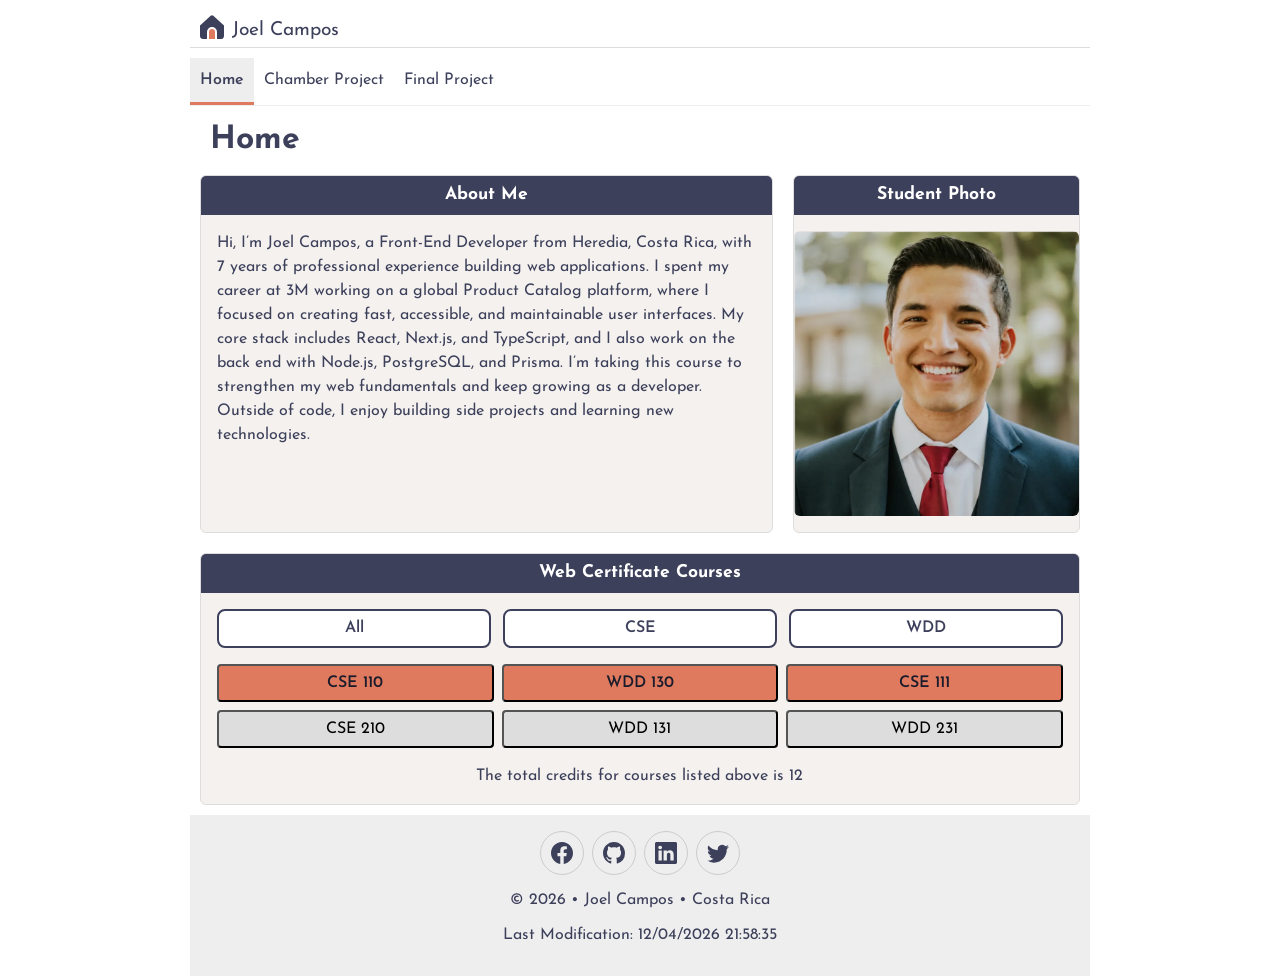
<file: index.html>
<!doctype html>
<html lang="en">
  <head>
    <meta charset="UTF-8" />
    <meta name="viewport" content="width=device-width, initial-scale=1.0" />
    <title>Joel Campos | WDD 231</title>
    <meta
      name="description"
      content="WDD 231 course home page by Joel Campos, a Front-End Developer from Heredia, Costa Rica, featuring web certificate courses." />
    <meta name="author" content="Joel Campos" />
    <meta property="og:title" content="Joel Campos WDD 231 Page" />
    <meta
      property="og:description"
      content="WDD 231 course home page by Joel Campos, a Front-End Developer from Heredia, Costa Rica, featuring web certificate courses." />
    <meta property="og:image" content="https://jacamposp.github.io/wdd231/images/joel.webp" />
    <meta property="og:url" content="https://jacamposp.github.io/wdd231/" />

    <link rel="icon" href="images/favicon.ico" />
    <link rel="preconnect" href="https://fonts.googleapis.com" />
    <link rel="preconnect" href="https://fonts.gstatic.com" crossorigin />
    <link href="https://fonts.googleapis.com/css2?family=Josefin+Sans:wght@400;600&display=swap" rel="stylesheet" />
    <link rel="stylesheet" href="styles/normalize.css" />
    <link rel="stylesheet" href="styles/small.css" />
    <link rel="stylesheet" href="styles/larger.css" />

    <script src="scripts/navigation.js" defer></script>
    <script src="scripts/date.js" defer></script>
    <script src="scripts/course.js" defer></script>
  </head>
  <body>
    <header>
      <img src="images/home.svg" alt="Joel Campos logo" width="24" height="24" />
      <span>Joel Campos</span>
      <button id="ham-btn" class="hamburger" aria-label="Toggle navigation" aria-expanded="false"></button>
    </header>
    <nav id="nav-bar" class="navigation">
      <ul>
        <li class="current"><a href="index.html" aria-current="page">Home</a></li>
        <li><a href="chamber/index.html">Chamber Project</a></li>
        <li><a href="project/index.html">Final Project</a></li>
      </ul>
    </nav>
    <main>
      <h1>Home</h1>
      <div class="grid">
        <section class="card">
          <h2>About Me</h2>

          <div>
            <p>
              Hi, I’m Joel Campos, a Front-End Developer from Heredia, Costa Rica, with 7 years of professional
              experience building web applications. I spent my career at 3M working on a global Product Catalog
              platform, where I focused on creating fast, accessible, and maintainable user interfaces. My core stack
              includes React, Next.js, and TypeScript, and I also work on the back end with Node.js, PostgreSQL, and
              Prisma. I’m taking this course to strengthen my web fundamentals and keep growing as a developer. Outside
              of code, I enjoy building side projects and learning new technologies.
            </p>
          </div>
        </section>
        <section class="card">
          <h2>Student Photo</h2>
          <img src="images/joel.webp" alt="Photo of Joel Campos" width="300" height="300" loading="lazy" />
        </section>
        <section class="card">
          <h2>Web Certificate Courses</h2>
          <div class="filters">
            <button type="button" id="all">All</button>
            <button type="button" id="cse">CSE</button>
            <button type="button" id="wdd">WDD</button>
          </div>
          <div id="courses"></div>
          <p>The total credits for courses listed above is <span id="credits">0</span></p>
        </section>
      </div>
    </main>
    <dialog id="course-details"></dialog>
    <footer>
      <div class="social">
        <a href="https://www.facebook.com/joel.campos.739326" target="_blank" rel="noopener"
          ><img src="images/facebook.svg" alt="facebook icon" width="28" height="28"
        /></a>
        <a href="https://github.com/jacamposp" target="_blank" rel="noopener"
          ><img src="images/github.svg" alt="github icon" width="28" height="28"
        /></a>
        <a href="https://www.linkedin.com/in/joelcamposp/" target="_blank" rel="noopener"
          ><img src="images/linkedin.svg" alt="linkedin icon" width="28" height="28"
        /></a>
        <a href="https://twitter.com/joelcamposp" target="_blank" rel="noopener"
          ><img src="images/twitter.svg" alt="twitter icon" width="28" height="28"
        /></a>
      </div>
      <p>&copy; <span id="currentyear"></span> • Joel Campos • Costa Rica</p>
      <p id="lastModified"></p>
    </footer>
  </body>
</html>
</file>
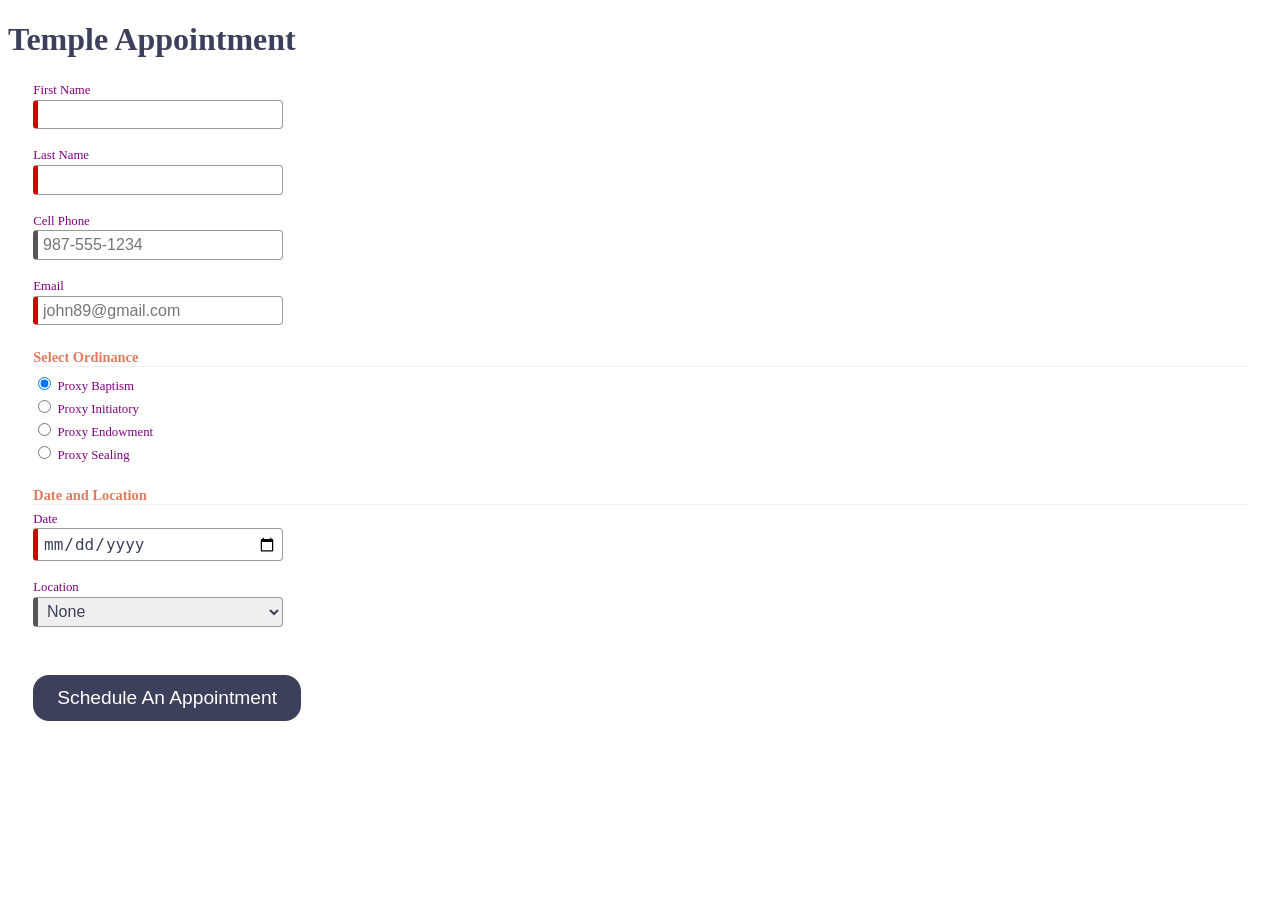
<file: startHere/index.html>
<!doctype html>
<html lang="en">
  <head>
    <meta charset="UTF-8" />
    <meta name="viewport" content="width=device-width, initial-scale=1.0" />
    <meta name="description" content="Web Lab Start File" />
    <meta name="author" content="Paul Cheney" />

    <link rel="stylesheet" href="styles/small.css" />
    <link rel="stylesheet" href="styles/large.css" />

    <title>Web Lab Start File</title>
  </head>

  <body>
    <main>
      <h1>Temple Appointment</h1>

      <form method="GET" action="thanks.html" class="designOne">
        <label
          >First Name <input type="text" name="first" required autocomplete="given-name" title="Your First Name"
        /></label>
        <label
          >Last Name <input type="text" name="last" required autocomplete="family-name" title="Your Last Name"
        /></label>
        <label
          >Cell Phone
          <input
            type="tel"
            name="phone"
            autocomplete="tel"
            title="A Phone Number with dashes"
            placeholder="987-555-1234"
        /></label>
        <label
          >Email
          <input
            type="email"
            name="email"
            required
            placeholder="john89@gmail.com"
            title="Your Email"
            autocomplete="email"
        /></label>

        <h3>Select Ordinance</h3>
        <label><input type="radio" name="ordinance" value="Baptism" checked /> Proxy Baptism</label>
        <label><input type="radio" name="ordinance" value="Initiatory" /> Proxy Initiatory</label>
        <label><input type="radio" name="ordinance" value="Endowment" /> Proxy Endowment</label>
        <label><input type="radio" name="ordinance" value="Sealing" /> Proxy Sealing</label>

        <h3>Date and Location</h3>
        <label>Date <input type="date" name="date" required /></label>

        <label
          >Location
          <select name="location" required>
            <option value="">None</option>
            <option value="Payson">Payson</option>
            <option value="Orem">Orem</option>
            <option value="Provo City Center">Provo City Center</option>
          </select>
        </label>

        <input type="submit" value="Schedule An Appointment" />
      </form>
    </main>
  </body>
</html>
</file>
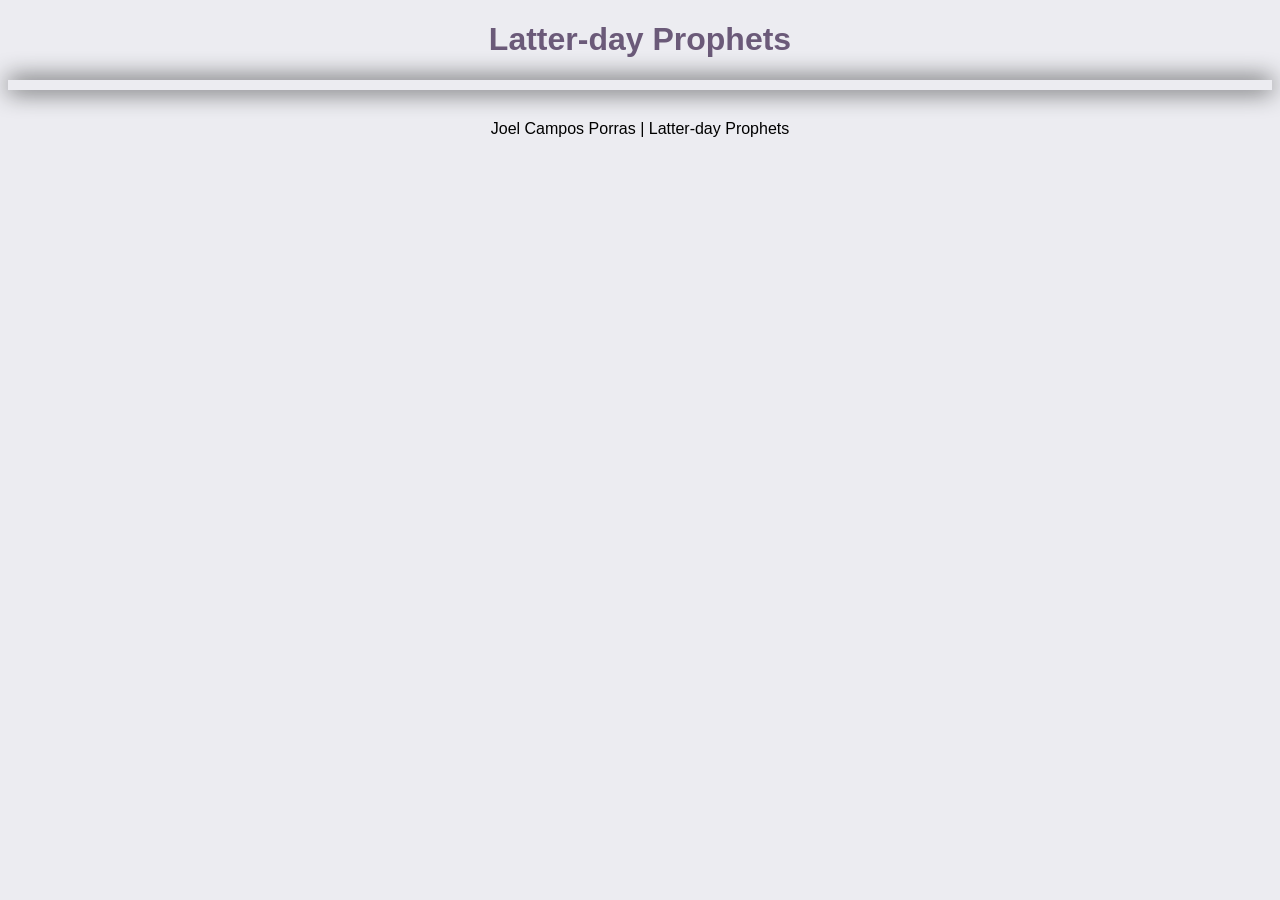
<file: prophets.html>
<!doctype html>
<html lang="en">
  <head>
    <meta charset="UTF-8" />
    <meta name="viewport" content="width=device-width, initial-scale=1.0" />
    <title>Prophets of the church</title>

    <link rel="stylesheet" href="styles/prophets.css" />
    <script src="scripts/prophets.js" defer></script>
  </head>
  <body>
    <header>
      <h1>Latter-day Prophets</h1>
    </header>
    <main>
      <div id="cards"></div>
    </main>
    <footer>Joel Campos Porras | Latter-day Prophets</footer>
  </body>
</html>
</file>
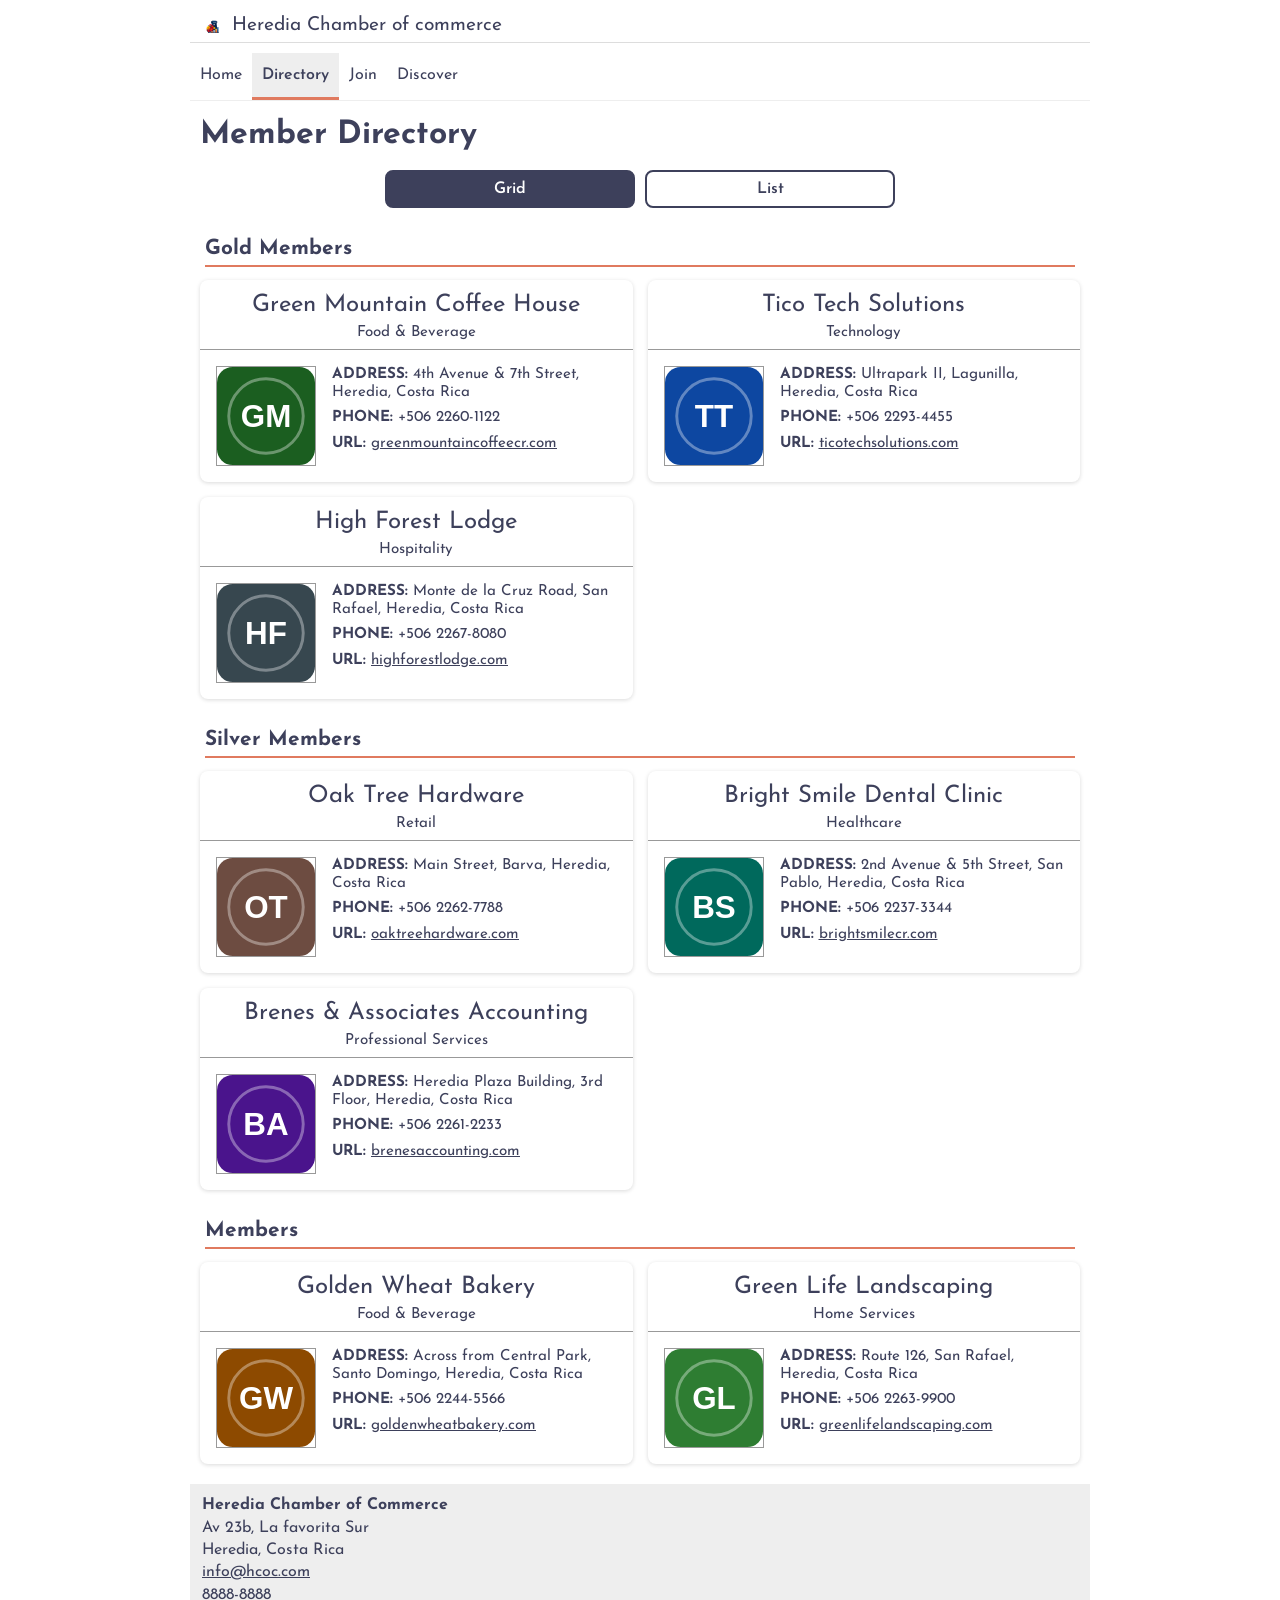
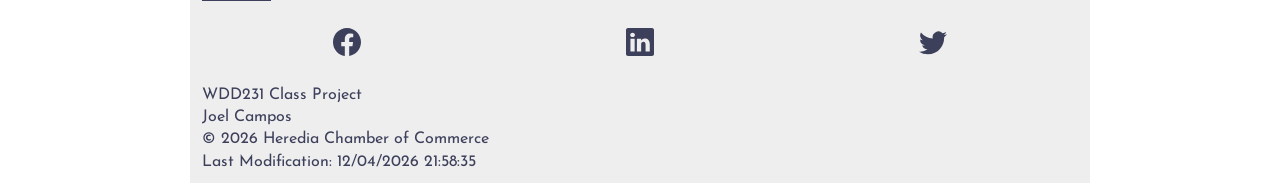
<file: chamber/directory.html>
<!doctype html>
<html lang="en">
  <head>
    <meta charset="UTF-8" />
    <meta name="viewport" content="width=device-width, initial-scale=1.0" />
    <title>Member Directory | Heredia Chamber of Commerce</title>

    <!-- Open Graph (Facebook) -->
    <meta property="og:title" content="Member Directory | Heredia Chamber of Commerce" />
    <meta
      property="og:description"
      content="Browse the Heredia Chamber of Commerce member directory: local businesses in Heredia, Costa Rica, with contact details, websites, and membership levels." />
    <meta property="og:image" content="https://jacamposp.github.io/wdd231/chamber/images/og-image.jpg" />
    <meta property="og:image:width" content="1200" />
    <meta property="og:image:height" content="630" />
    <meta property="og:url" content="https://jacamposp.github.io/wdd231/chamber/directory.html" />
    <meta property="og:type" content="website" />
    <meta property="og:site_name" content="Heredia Chamber of Commerce" />
    <meta
      name="description"
      content="Browse the Heredia Chamber of Commerce member directory: local businesses in Heredia, Costa Rica, with contact details, websites, and membership levels." />

    <meta name="author" content="Yoel Campos" />

    <link rel="icon" href="images/favicon.ico" />
    <link rel="preconnect" href="https://fonts.googleapis.com" />
    <link rel="preconnect" href="https://fonts.gstatic.com" crossorigin />
    <link href="https://fonts.googleapis.com/css2?family=Josefin+Sans:wght@400;600&display=swap" rel="stylesheet" />
    <link rel="stylesheet" href="styles/normalize.css" />
    <link rel="stylesheet" href="styles/small.css" />
    <link rel="stylesheet" href="styles/larger.css" />

    <script src="scripts/members.js" defer></script>
    <script src="scripts/date.js" defer></script>
    <script src="scripts/navigation.js" defer></script>
  </head>
  <body>
    <header>
      <img src="images/logo.webp" alt="Chamber of commerce Heredia logo" width="24" height="24" />
      <span>Heredia Chamber of commerce</span>
      <button id="ham-btn" class="hamburger" aria-label="Toggle navigation" aria-expanded="false"></button>
    </header>
    <nav id="nav-bar" class="navigation">
      <ul>
        <li><a href="index.html">Home</a></li>
        <li class="current"><a href="directory.html" aria-current="page">Directory</a></li>
        <li><a href="join.html" aria-current="page">Join</a></li>
        <li><a href="#">Discover</a></li>
      </ul>
    </nav>

    <main>
      <h1>Member Directory</h1>
      <div class="directory-btns">
        <button id="grid-btn" class="active">Grid</button>
        <button id="list-btn">List</button>
      </div>

      <div id="cards" class="grid">
        <section id="gold">
          <h2>Gold Members</h2>
          <div class="members"></div>
        </section>
        <section id="silver">
          <h2>Silver Members</h2>
          <div class="members"></div>
        </section>
        <section id="member">
          <h2>Members</h2>
          <div class="members"></div>
        </section>
      </div>

      <template id="card-template">
        <article class="card">
          <header class="card-header">
            <h3></h3>
            <p class="industry"></p>
          </header>
          <div class="card-body">
            <img src="https://placehold.co/100x100?text=Logo" alt="" width="100" height="100" loading="lazy" />
            <div class="card-info">
              <p><strong>ADDRESS:</strong> <span class="address"></span></p>
              <p><strong>PHONE:</strong> <span class="phone"></span></p>
              <p><strong>URL:</strong> <a class="website" target="_blank" rel="noopener"></a></p>
            </div>
          </div>
        </article>
      </template>
    </main>
    <footer>
      <div class="footer-info">
        <p><strong>Heredia Chamber of Commerce</strong></p>
        <p>Av 23b, La favorita Sur</p>
        <p>Heredia, Costa Rica</p>
        <a href="mailto:info@hcoc.com">info@hcoc.com</a>
        <a href="tel:+50688888888">8888-8888</a>
      </div>
      <div class="footer-social">
        <a href="https://www.facebook.com/joel.campos.739326" target="_blank" rel="noopener"
          ><img src="images/facebook.svg" alt="facebook" width="28" height="28"
        /></a>
        <a href="https://www.linkedin.com/in/joelcamposp/" target="_blank" rel="noopener"
          ><img src="images/linkedin.svg" alt="linkedin" width="28" height="28"
        /></a>
        <a href="https://twitter.com/joelcamposp" target="_blank" rel="noopener"
          ><img src="images/twitter.svg" alt="twitter" width="28" height="28"
        /></a>
      </div>
      <div class="footer-course">
        <p>WDD231 Class Project</p>
        <p>Joel Campos</p>
        <p>&copy; <span id="currentyear"></span> Heredia Chamber of Commerce</p>
        <p id="lastModified"></p>
      </div>
    </footer>
  </body>
</html>
</file>
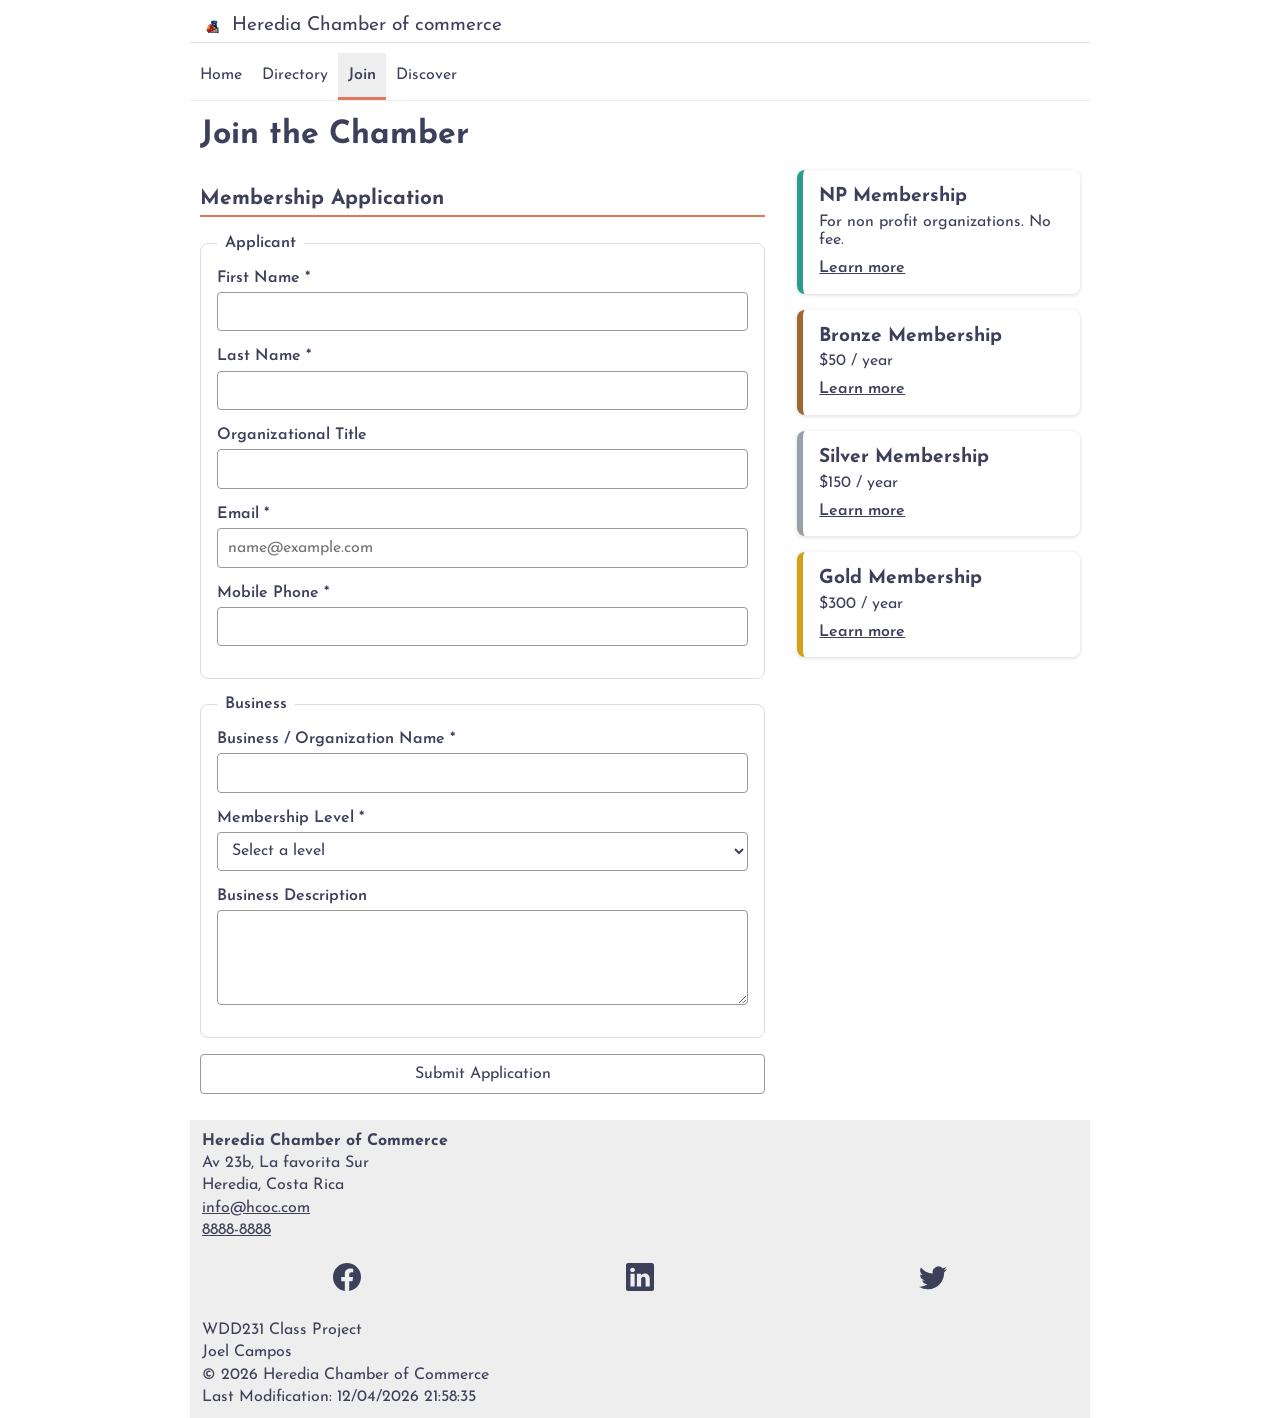
<file: chamber/join.html>
<!doctype html>
<html lang="en">
  <head>
    <meta charset="UTF-8" />
    <meta name="viewport" content="width=device-width, initial-scale=1.0" />
    <title>Join | Heredia Chamber of Commerce</title>

    <!-- Open Graph (Facebook) -->
    <meta property="og:title" content="Join | Heredia Chamber of Commerce" />
    <meta
      property="og:description"
      content="Apply to become a member of the Heredia Chamber of Commerce and choose the membership level that fits your business." />
    <meta property="og:image" content="https://jacamposp.github.io/wdd231/chamber/images/og-image.jpg" />
    <meta property="og:image:width" content="1200" />
    <meta property="og:image:height" content="630" />
    <meta property="og:url" content="https://jacamposp.github.io/wdd231/chamber/join.html" />
    <meta property="og:type" content="website" />
    <meta property="og:site_name" content="Heredia Chamber of Commerce" />
    <meta
      name="description"
      content="Apply to become a member of the Heredia Chamber of Commerce and choose the membership level that fits your business." />

    <meta name="author" content="Yoel Campos" />

    <link rel="icon" href="images/favicon.ico" />
    <link rel="preconnect" href="https://fonts.googleapis.com" />
    <link rel="preconnect" href="https://fonts.gstatic.com" crossorigin />
    <link href="https://fonts.googleapis.com/css2?family=Josefin+Sans:wght@400;600&display=swap" rel="stylesheet" />
    <link rel="stylesheet" href="styles/normalize.css" />
    <link rel="stylesheet" href="styles/small.css" />
    <link rel="stylesheet" href="styles/larger.css" />

    <script src="scripts/join.js" defer></script>
    <script src="scripts/date.js" defer></script>
    <script src="scripts/navigation.js" defer></script>
  </head>
  <body>
    <header>
      <img src="images/logo.webp" alt="Chamber of commerce Heredia logo" width="24" height="24" />
      <span>Heredia Chamber of commerce</span>
      <button id="ham-btn" class="hamburger" aria-label="Toggle navigation" aria-expanded="false"></button>
    </header>
    <nav id="nav-bar" class="navigation">
      <ul>
        <li><a href="index.html">Home</a></li>
        <li><a href="directory.html">Directory</a></li>
        <li class="current"><a href="join.html" aria-current="page">Join</a></li>
        <li><a href="#">Discover</a></li>
      </ul>
    </nav>

    <main>
      <h1>Join the Chamber</h1>

      <div class="join-layout">
        <section class="form-section">
          <h2>Membership Application</h2>
          <form class="join-form" action="thankyou.html" method="get">
            <fieldset>
              <legend>Applicant</legend>

              <label>
                First Name *
                <input type="text" name="first" title="Enter your first name" autocomplete="given-name" required />
              </label>

              <label>
                Last Name *
                <input type="text" name="last" title="Enter your last name" autocomplete="family-name" required />
              </label>

              <label>
                Organizational Title
                <input
                  type="text"
                  name="title"
                  title="Only letters, hyphens and spaces, minimum 7 characters"
                  autocomplete="organization-title"
                  pattern="[A-Za-z\- ]{7,}" />
              </label>

              <label>
                Email *
                <input
                  type="email"
                  name="email"
                  title="Enter a valid email address"
                  autocomplete="email"
                  placeholder="name@example.com"
                  required />
              </label>

              <label>
                Mobile Phone *
                <input type="tel" name="phone" title="Enter your mobile phone number" autocomplete="tel" required />
              </label>
            </fieldset>

            <fieldset>
              <legend>Business</legend>

              <label>
                Business / Organization Name *
                <input
                  type="text"
                  name="organization"
                  title="Enter your business or organization name"
                  autocomplete="organization"
                  required />
              </label>

              <label>
                Membership Level *
                <select name="membership" title="Select a membership level" autocomplete="off" required>
                  <option value="" disabled selected>Select a level</option>
                  <option value="np">NP Membership (non profit, no fee)</option>
                  <option value="bronze">Bronze Membership</option>
                  <option value="silver">Silver Membership</option>
                  <option value="gold">Gold Membership</option>
                </select>
              </label>

              <label>
                Business Description
                <textarea
                  name="description"
                  title="Briefly describe your business or organization"
                  rows="4"
                  autocomplete="off"></textarea>
              </label>

              <input type="hidden" name="timestamp" id="timestamp" />
            </fieldset>

            <input type="submit" value="Submit Application" class="submit-btn" />
          </form>
        </section>

        <div class="membership-cards">
          <section class="membership-card np">
            <h2>NP Membership</h2>
            <p>For non profit organizations. No fee.</p>
            <button type="button" class="card-link" data-modal="modal-np">Learn more</button>
          </section>
          <section class="membership-card bronze">
            <h2>Bronze Membership</h2>
            <p>$50 / year</p>
            <button type="button" class="card-link" data-modal="modal-bronze">Learn more</button>
          </section>
          <section class="membership-card silver">
            <h2>Silver Membership</h2>
            <p>$150 / year</p>
            <button type="button" class="card-link" data-modal="modal-silver">Learn more</button>
          </section>
          <section class="membership-card gold">
            <h2>Gold Membership</h2>
            <p>$300 / year</p>
            <button type="button" class="card-link" data-modal="modal-gold">Learn more</button>
          </section>
        </div>
      </div>

      <dialog id="modal-np" aria-labelledby="modal-np-title">
        <h2 id="modal-np-title">NP Membership</h2>
        <p><strong>Cost:</strong> Free for non profit organizations</p>
        <ul class="benefits"></ul>
        <button type="button" class="close-modal">Close</button>
      </dialog>

      <dialog id="modal-bronze" aria-labelledby="modal-bronze-title">
        <h2 id="modal-bronze-title">Bronze Membership</h2>
        <p><strong>Cost:</strong> $50 / year</p>
        <ul class="benefits"></ul>
        <button type="button" class="close-modal">Close</button>
      </dialog>

      <dialog id="modal-silver" aria-labelledby="modal-silver-title">
        <h2 id="modal-silver-title">Silver Membership</h2>
        <p><strong>Cost:</strong> $150 / year</p>
        <ul class="benefits"></ul>
        <button type="button" class="close-modal">Close</button>
      </dialog>

      <dialog id="modal-gold" aria-labelledby="modal-gold-title">
        <h2 id="modal-gold-title">Gold Membership</h2>
        <p><strong>Cost:</strong> $300 / year</p>
        <ul class="benefits"></ul>
        <button type="button" class="close-modal">Close</button>
      </dialog>
    </main>
    <footer>
      <div class="footer-info">
        <p><strong>Heredia Chamber of Commerce</strong></p>
        <p>Av 23b, La favorita Sur</p>
        <p>Heredia, Costa Rica</p>
        <a href="mailto:info@hcoc.com">info@hcoc.com</a>
        <a href="tel:+50688888888">8888-8888</a>
      </div>
      <div class="footer-social">
        <a href="https://www.facebook.com/joel.campos.739326" target="_blank" rel="noopener"
          ><img src="images/facebook.svg" alt="facebook" width="28" height="28"
        /></a>
        <a href="https://www.linkedin.com/in/joelcamposp/" target="_blank" rel="noopener"
          ><img src="images/linkedin.svg" alt="linkedin" width="28" height="28"
        /></a>
        <a href="https://twitter.com/joelcamposp" target="_blank" rel="noopener"
          ><img src="images/twitter.svg" alt="twitter" width="28" height="28"
        /></a>
      </div>
      <div class="footer-course">
        <p>WDD231 Class Project</p>
        <p>Joel Campos</p>
        <p>&copy; <span id="currentyear"></span> Heredia Chamber of Commerce</p>
        <p id="lastModified"></p>
      </div>
    </footer>
  </body>
</html>
</file>
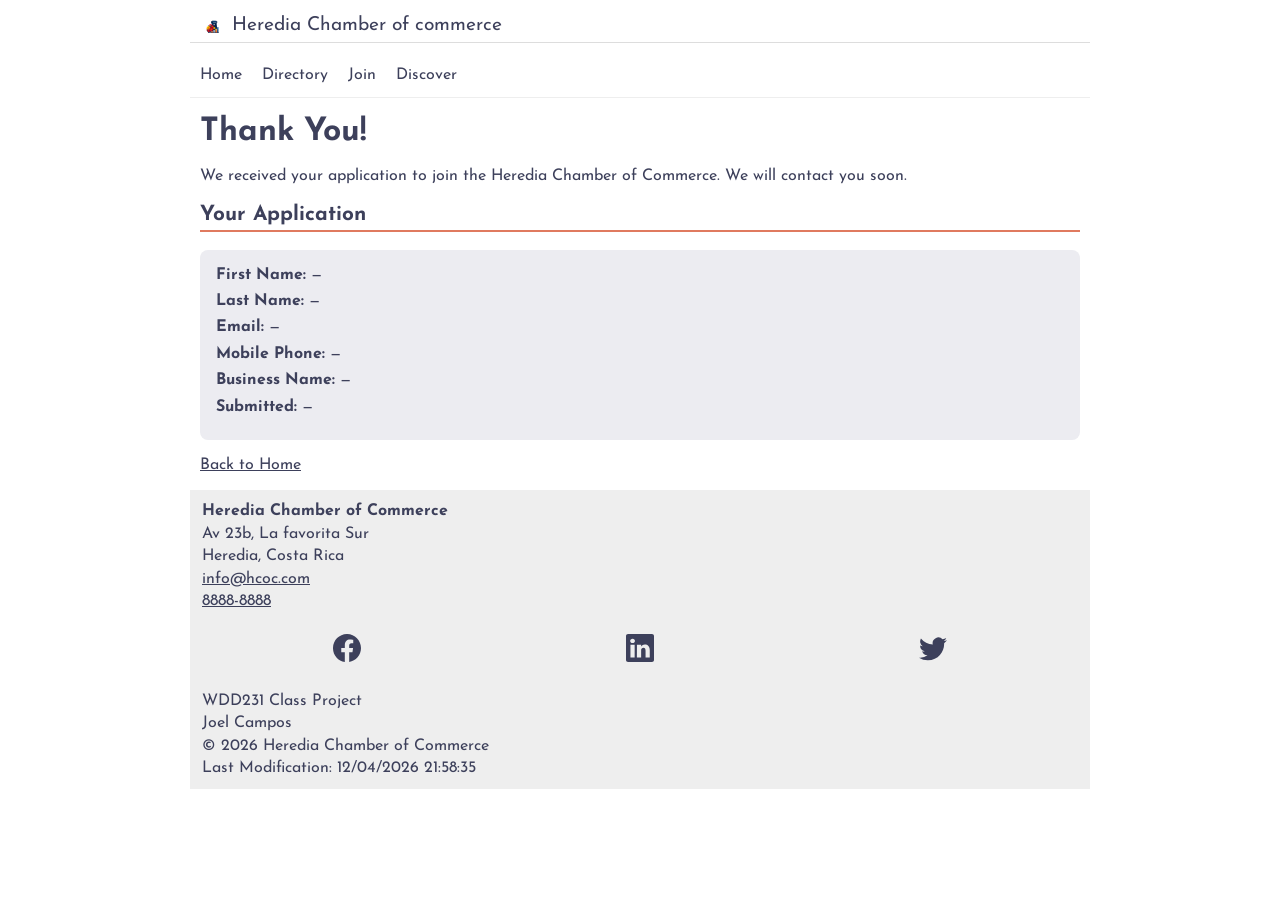
<file: chamber/thankyou.html>
<!doctype html>
<html lang="en">
  <head>
    <meta charset="UTF-8" />
    <meta name="viewport" content="width=device-width, initial-scale=1.0" />
    <title>Thank You | Heredia Chamber of Commerce</title>
    <meta name="description" content="Thank you for applying to join the Heredia Chamber of Commerce." />
    <meta name="author" content="Yoel Campos" />

    <link rel="icon" href="images/favicon.ico" />
    <link rel="preconnect" href="https://fonts.googleapis.com" />
    <link rel="preconnect" href="https://fonts.gstatic.com" crossorigin />
    <link href="https://fonts.googleapis.com/css2?family=Josefin+Sans:wght@400;600&display=swap" rel="stylesheet" />
    <link rel="stylesheet" href="styles/normalize.css" />
    <link rel="stylesheet" href="styles/small.css" />
    <link rel="stylesheet" href="styles/larger.css" />

    <script src="scripts/thankyou.js" defer></script>
    <script src="scripts/date.js" defer></script>
    <script src="scripts/navigation.js" defer></script>
  </head>
  <body>
    <header>
      <img src="images/logo.webp" alt="Chamber of commerce Heredia logo" width="24" height="24" />
      <span>Heredia Chamber of commerce</span>
      <button id="ham-btn" class="hamburger" aria-label="Toggle navigation" aria-expanded="false"></button>
    </header>
    <nav id="nav-bar" class="navigation">
      <ul>
        <li><a href="index.html">Home</a></li>
        <li><a href="directory.html">Directory</a></li>
        <li><a href="join.html">Join</a></li>
        <li><a href="#">Discover</a></li>
      </ul>
    </nav>

    <main>
      <h1>Thank You!</h1>
      <p>We received your application to join the Heredia Chamber of Commerce. We will contact you soon.</p>

      <section class="results">
        <h2>Your Application</h2>
        <div id="results"></div>
      </section>

      <p><a href="index.html">Back to Home</a></p>
    </main>
    <footer>
      <div class="footer-info">
        <p><strong>Heredia Chamber of Commerce</strong></p>
        <p>Av 23b, La favorita Sur</p>
        <p>Heredia, Costa Rica</p>
        <a href="mailto:info@hcoc.com">info@hcoc.com</a>
        <a href="tel:+50688888888">8888-8888</a>
      </div>
      <div class="footer-social">
        <a href="https://www.facebook.com/joel.campos.739326" target="_blank" rel="noopener"
          ><img src="images/facebook.svg" alt="facebook" width="28" height="28"
        /></a>
        <a href="https://www.linkedin.com/in/joelcamposp/" target="_blank" rel="noopener"
          ><img src="images/linkedin.svg" alt="linkedin" width="28" height="28"
        /></a>
        <a href="https://twitter.com/joelcamposp" target="_blank" rel="noopener"
          ><img src="images/twitter.svg" alt="twitter" width="28" height="28"
        /></a>
      </div>
      <div class="footer-course">
        <p>WDD231 Class Project</p>
        <p>Joel Campos</p>
        <p>&copy; <span id="currentyear"></span> Heredia Chamber of Commerce</p>
        <p id="lastModified"></p>
      </div>
    </footer>
  </body>
</html>
</file>
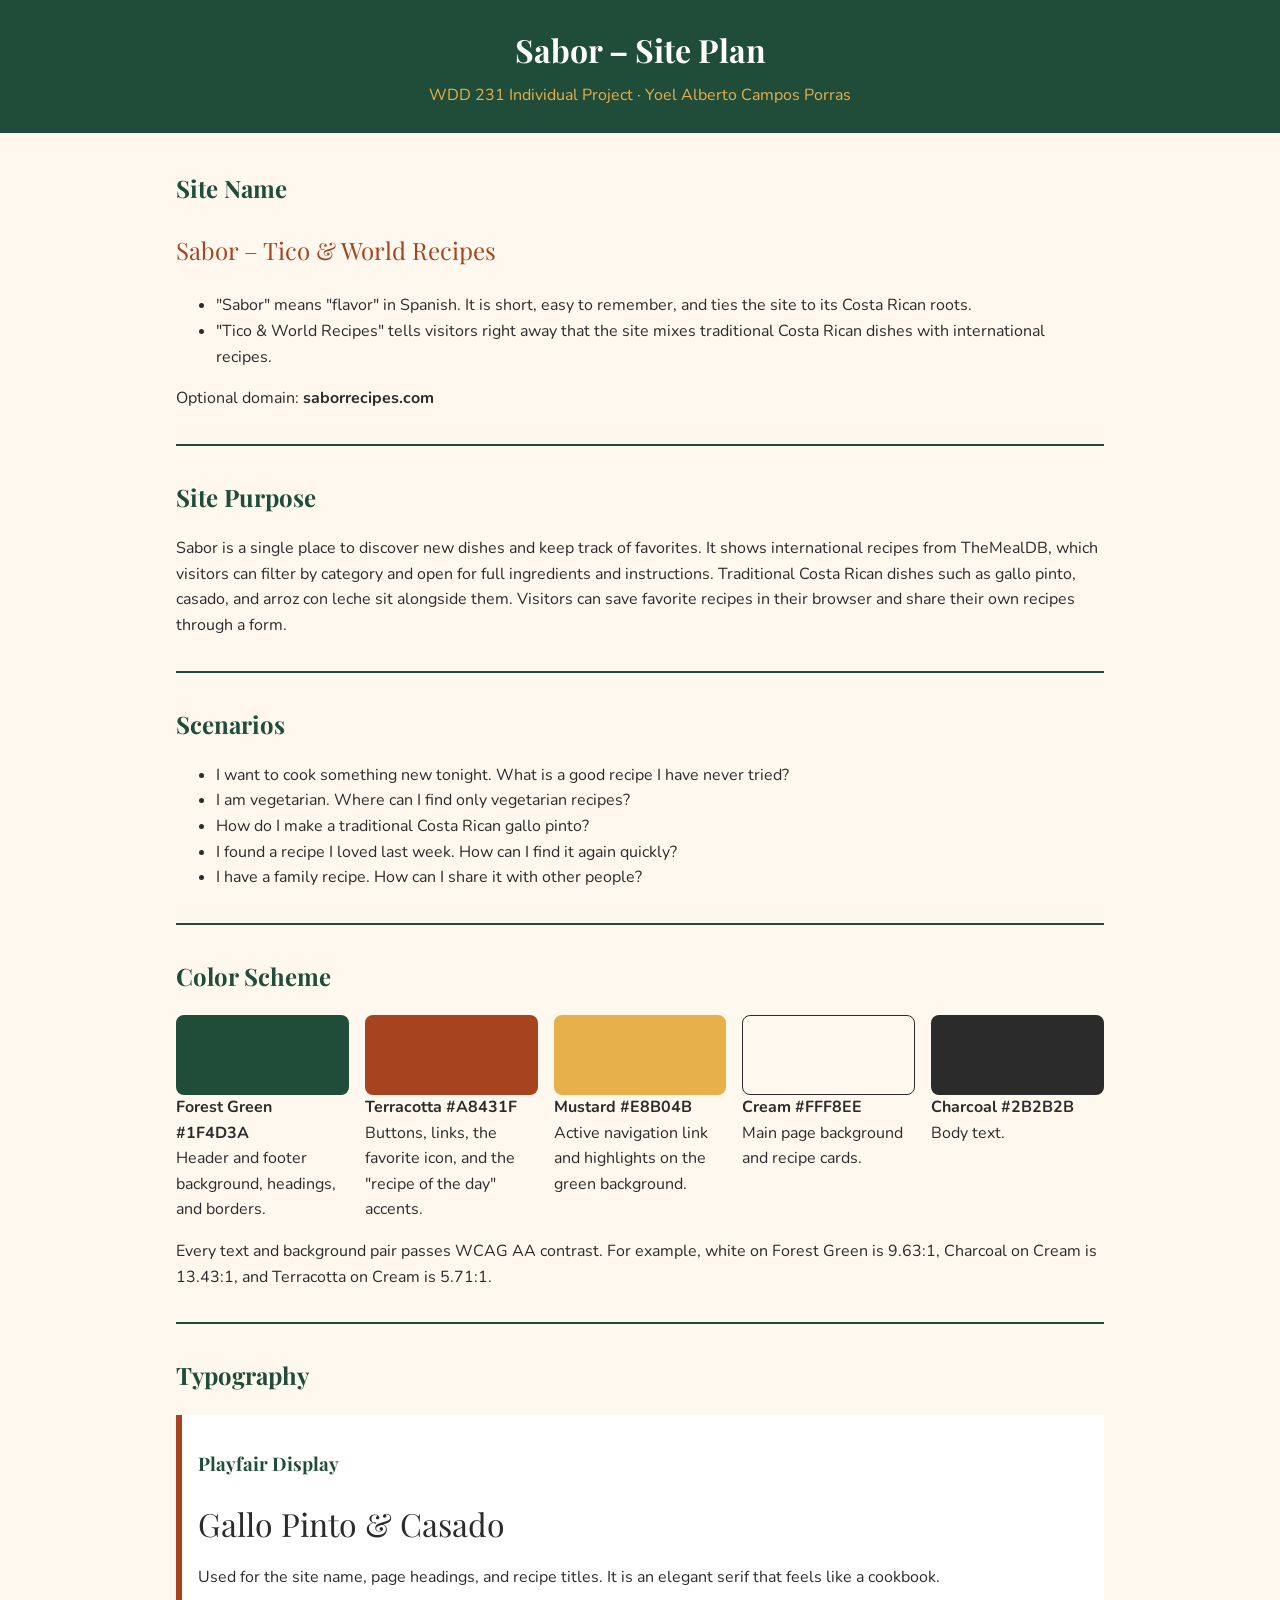
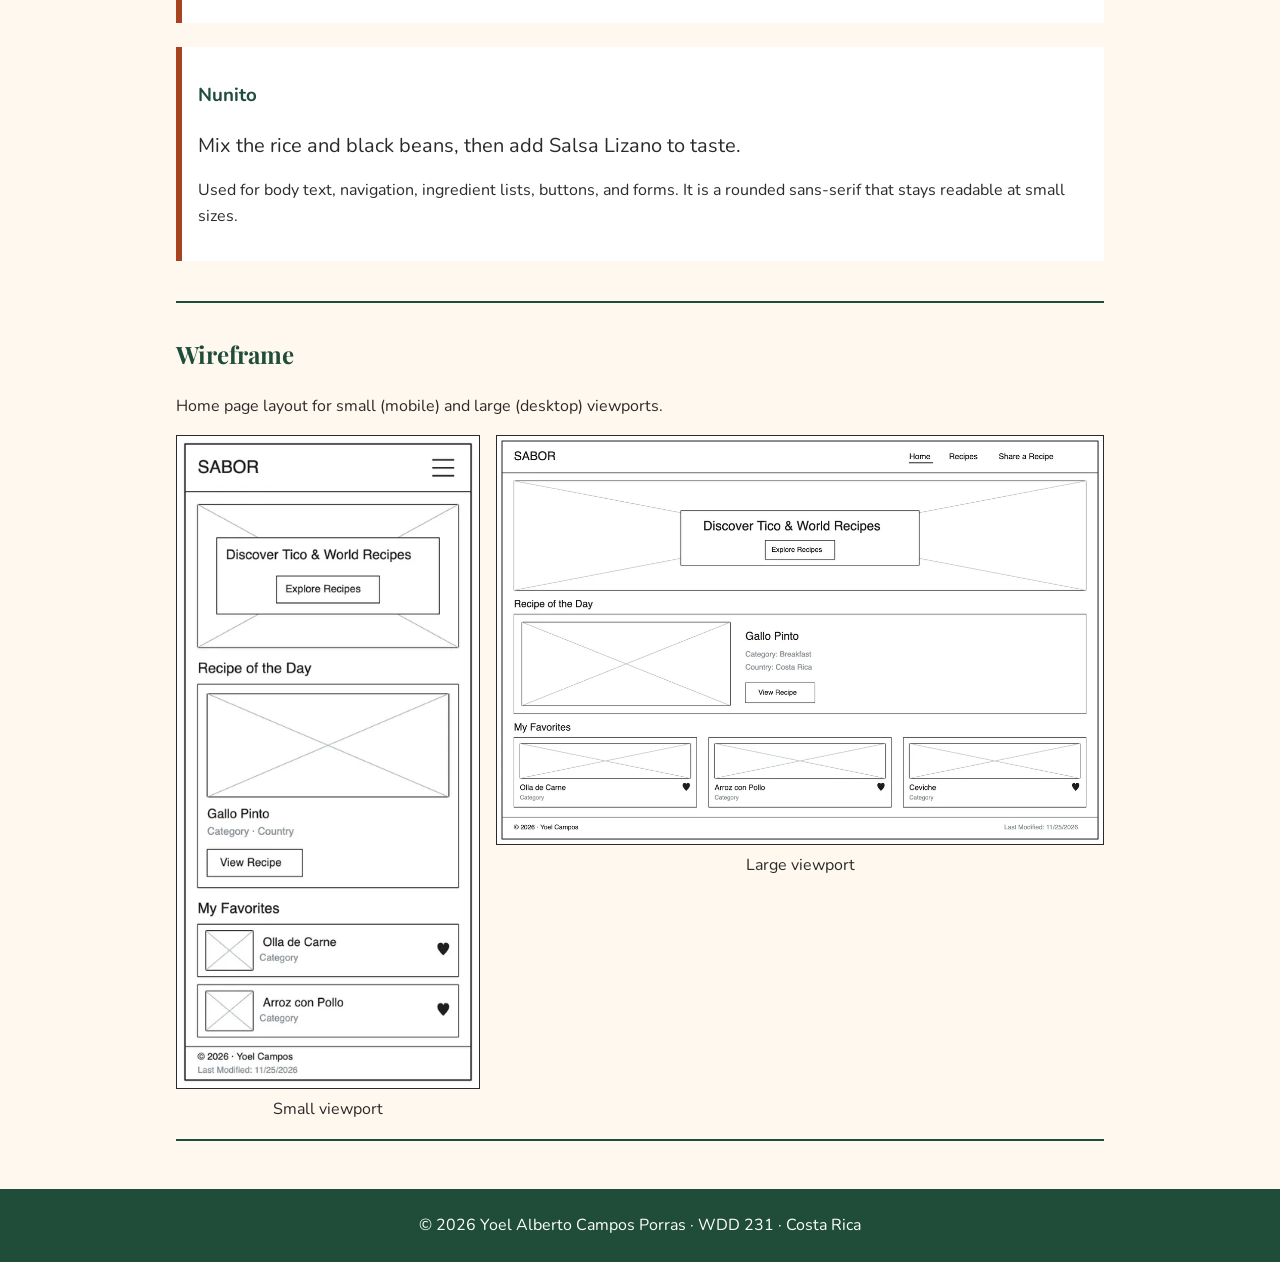
<file: project/site-plan.html>
<!doctype html>
<html lang="en">
  <head>
    <meta charset="UTF-8" />
    <meta name="viewport" content="width=device-width, initial-scale=1.0" />
    <meta
      name="description"
      content="Site plan for Sabor – Tico & World Recipes, a WDD 231 project by Yoel Alberto Campos Porras." />
    <meta name="author" content="Yoel Alberto Campos Porras" />
    <title>Sabor Site Plan | WDD 231</title>
    <link rel="preconnect" href="https://fonts.googleapis.com" />
    <link rel="preconnect" href="https://fonts.gstatic.com" crossorigin />
    <link
      href="https://fonts.googleapis.com/css2?family=Nunito:wght@400;700&family=Playfair+Display:wght@700&display=swap"
      rel="stylesheet" />
    <link rel="stylesheet" href="styles/site-plan.css" />
  </head>
  <body>
    <header>
      <h1>Sabor – Site Plan</h1>
      <p>WDD 231 Individual Project &middot; Yoel Alberto Campos Porras</p>
    </header>

    <main>
      <section id="site-name">
        <h2>Site Name</h2>
        <p class="highlight">Sabor – Tico &amp; World Recipes</p>
        <ul>
          <li>
            "Sabor" means "flavor" in Spanish. It is short, easy to remember, and ties the site to its Costa Rican
            roots.
          </li>
          <li>
            "Tico &amp; World Recipes" tells visitors right away that the site mixes traditional Costa Rican dishes with
            international recipes.
          </li>
        </ul>
        <p>Optional domain: <strong>saborrecipes.com</strong></p>
      </section>

      <section id="site-purpose">
        <h2>Site Purpose</h2>
        <p>
          Sabor is a single place to discover new dishes and keep track of favorites. It shows international recipes
          from TheMealDB, which visitors can filter by category and open for full ingredients and instructions.
          Traditional Costa Rican dishes such as gallo pinto, casado, and arroz con leche sit alongside them. Visitors
          can save favorite recipes in their browser and share their own recipes through a form.
        </p>
      </section>

      <section id="scenarios">
        <h2>Scenarios</h2>
        <ul>
          <li>I want to cook something new tonight. What is a good recipe I have never tried?</li>
          <li>I am vegetarian. Where can I find only vegetarian recipes?</li>
          <li>How do I make a traditional Costa Rican gallo pinto?</li>
          <li>I found a recipe I loved last week. How can I find it again quickly?</li>
          <li>I have a family recipe. How can I share it with other people?</li>
        </ul>
      </section>

      <section id="color-scheme">
        <h2>Color Scheme</h2>
        <div class="swatches">
          <figure class="swatch">
            <div class="color" style="background-color: #1f4d3a"></div>
            <figcaption>
              <strong>Forest Green #1F4D3A</strong><br />Header and footer background, headings, and borders.
            </figcaption>
          </figure>
          <figure class="swatch">
            <div class="color" style="background-color: #a8431f"></div>
            <figcaption>
              <strong>Terracotta #A8431F</strong><br />Buttons, links, the favorite icon, and the "recipe of the day"
              accents.
            </figcaption>
          </figure>
          <figure class="swatch">
            <div class="color" style="background-color: #e8b04b"></div>
            <figcaption>
              <strong>Mustard #E8B04B</strong><br />Active navigation link and highlights on the green background.
            </figcaption>
          </figure>
          <figure class="swatch">
            <div class="color bordered" style="background-color: #fff8ee"></div>
            <figcaption><strong>Cream #FFF8EE</strong><br />Main page background and recipe cards.</figcaption>
          </figure>
          <figure class="swatch">
            <div class="color" style="background-color: #2b2b2b"></div>
            <figcaption><strong>Charcoal #2B2B2B</strong><br />Body text.</figcaption>
          </figure>
        </div>
        <p>
          Every text and background pair passes WCAG AA contrast. For example, white on Forest Green is 9.63:1, Charcoal
          on Cream is 13.43:1, and Terracotta on Cream is 5.71:1.
        </p>
      </section>

      <section id="typography">
        <h2>Typography</h2>
        <div class="font-sample">
          <h3>Playfair Display</h3>
          <p class="sample-heading">Gallo Pinto &amp; Casado</p>
          <p>
            Used for the site name, page headings, and recipe titles. It is an elegant serif that feels like a cookbook.
          </p>
        </div>
        <div class="font-sample">
          <h3 class="body-font-title">Nunito</h3>
          <p class="sample-body">Mix the rice and black beans, then add Salsa Lizano to taste.</p>
          <p>
            Used for body text, navigation, ingredient lists, buttons, and forms. It is a rounded sans-serif that stays
            readable at small sizes.
          </p>
        </div>
      </section>

      <section id="wireframe">
        <h2>Wireframe</h2>
        <p>Home page layout for small (mobile) and large (desktop) viewports.</p>
        <div class="wireframes">
          <figure>
            <img
              src="images/wireframe-small.webp"
              alt="Mobile wireframe of the Sabor home page with header, hero, recipe of the day, favorites, and footer"
              width="400"
              height="863"
              loading="lazy" />
            <figcaption>Small viewport</figcaption>
          </figure>
          <figure>
            <img
              src="images/wireframe-large.webp"
              alt="Desktop wireframe of the Sabor home page with navigation, hero, recipe of the day, three favorite cards, and footer"
              width="1200"
              height="807"
              loading="lazy" />
            <figcaption>Large viewport</figcaption>
          </figure>
        </div>
      </section>
    </main>

    <footer>
      <p>&copy; 2026 Yoel Alberto Campos Porras &middot; WDD 231 &middot; Costa Rica</p>
    </footer>
  </body>
</html>
</file>
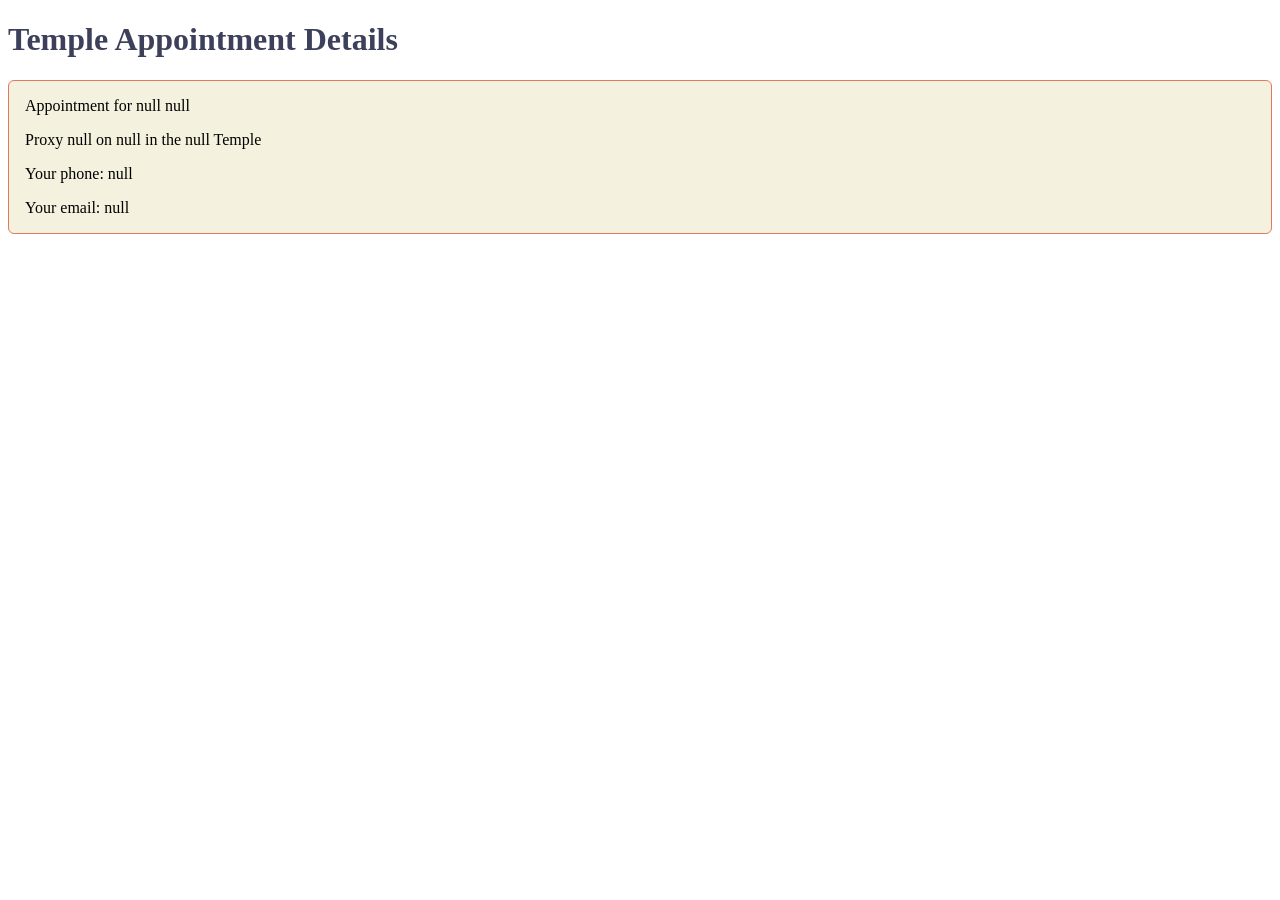
<file: startHere/thanks.html>
<!doctype html>
<html lang="en">
  <head>
    <meta charset="UTF-8" />
    <meta name="viewport" content="width=device-width, initial-scale=1.0" />
    <meta name="description" content="Web Lab Start File" />
    <meta name="author" content="Paul Cheney" />

    <link rel="stylesheet" href="styles/small.css" />
    <link rel="stylesheet" href="styles/large.css" />
    <title>Web Lab Start File</title>
  </head>

  <body>
    <main>
      <h1>Temple Appointment Details</h1>

      <div id="results"></div>
    </main>

    <script src="js/scripts.js"></script>
  </body>
</html>
</file>
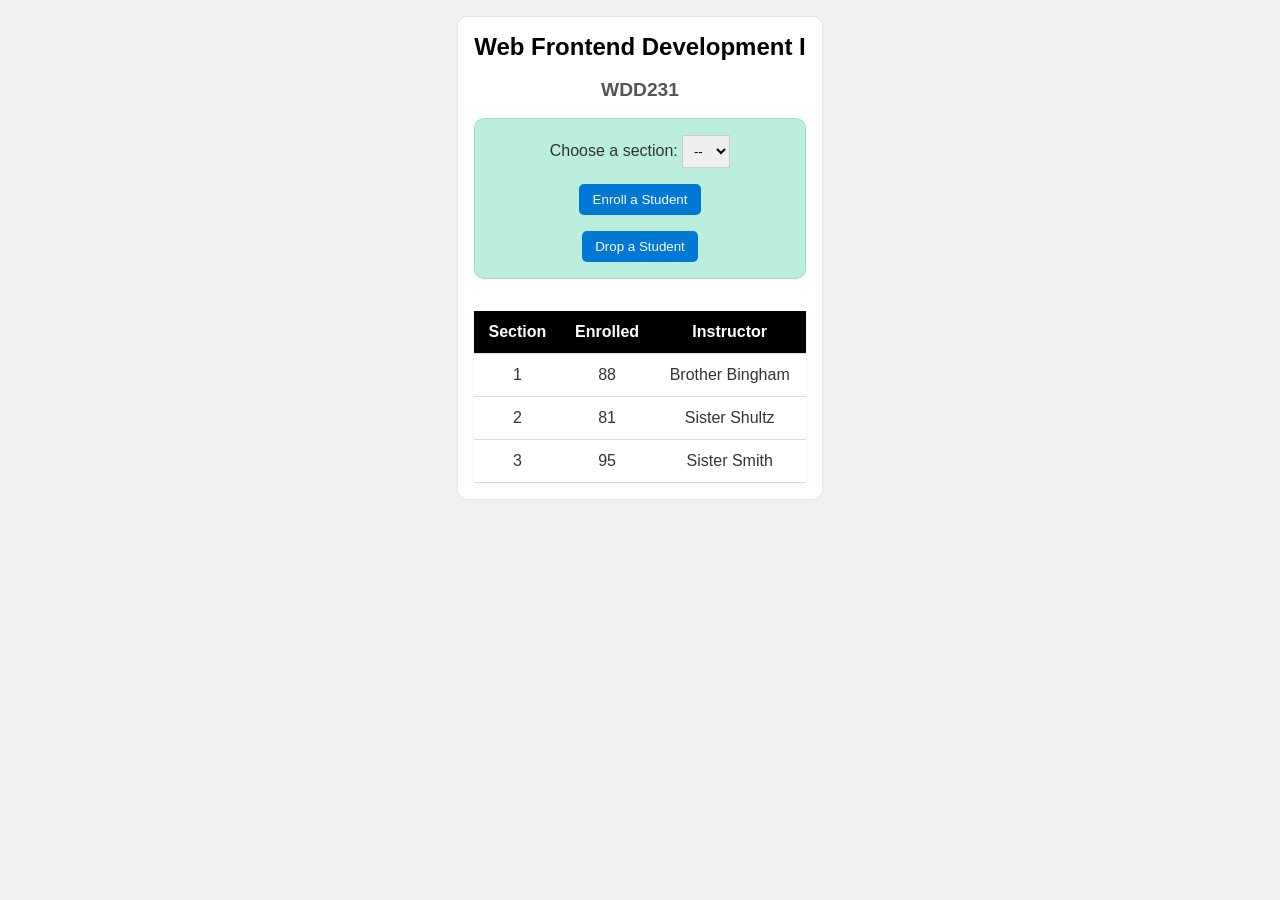
<file: week3/modules.html>
<!doctype html>
<html lang="en" data-theme="light">
  <head>
    <meta charset="UTF-8" />
    <meta name="viewport" content="width=device-width, initial-scale=1.0" />
    <title>Modules Example: Course and Sections</title>
    <link rel="stylesheet" href="styles/modules.css" />
    <script type="module" src="scripts/modules.mjs"></script>
    <style>
      .f1l1o3bf {
        font-family:
          Inter,
          -apple-system,
          BlinkMacSystemFont,
          'Segoe UI',
          Roboto,
          Oxygen,
          Ubuntu,
          Cantarell,
          'Helvetica Neue',
          sans-serif,
          Arial;
        font-style: normal;
        font-weight: 400;
      }
      .f1l1o3bf button,
      .f1l1o3bf input,
      .f1l1o3bf textarea {
        font-family: inherit;
      }
      .f4ofdyf {
        border: 0.5px solid var(--origin-color-border-base-subdued);
        border-radius: 8px;
        cursor: pointer;
        height: 24px;
        transition:
          width 150ms cubic-bezier(0.05, 0.6, 0, 1),
          height 150ms cubic-bezier(0.05, 0.6, 0, 1),
          border-radius 150ms cubic-bezier(0.05, 0.6, 0, 1);
        width: 24px;
      }
      .f137tu7e {
        flex-shrink: 0;
        transform: scale(1);
        transition: transform 150ms cubic-bezier(0.05, 0.6, 0, 1);
      }
      [data-origin-mode='dark'] .f137tu7e {
        --origin-color-logo-grammarly-light: var(--origin-color-logo-grammarly-dark);
        --origin-color-logo-grammarly-primary: var(--origin-color-logo-grammarly-default);
      }
      .ftwgcg0 {
        -moz-appearance: none;
        -webkit-appearance: none;
        align-items: flex-start;
        appearance: none;
        background: transparent;
        border: none;
        color: inherit;
        cursor: pointer;
        display: flex;
        font: inherit;
        height: 32px;
        justify-content: flex-start;
        padding: 0;
        width: 32px;
      }
      .ftwgcg0:hover .f4ofdyf {
        border-radius: 12px;
        height: 32px;
        width: 32px;
      }
      .ftwgcg0:hover .f137tu7e {
        transform: scale(1.25);
      }
      .f13cnbb7 .f4ofdyf {
        border-radius: 12px;
        height: 32px;
        width: 32px;
      }
      .f13cnbb7 .f137tu7e {
        transform: scale(1.25);
      }
      .f8ia88a {
        --origin-color-button-ghost-content-default: #714cb6;
        --origin-color-button-ghost-content-states: #533192;
        --origin-color-button-primary-fill-active: #3f256f;
        --origin-color-button-primary-fill-default: #714cb6;
        --origin-color-button-primary-fill-hover: #533192;
        --origin-font-weight-heading-xsmall: 600;
      }
      [data-origin-mode='dark'] .f8ia88a {
        --origin-color-button-ghost-content-default: #d4c7ff;
        --origin-color-button-ghost-content-states: #bea1f5;
        --origin-color-button-primary-content-default: #141413;
        --origin-color-button-primary-fill-active: #e8e0ff;
        --origin-color-button-primary-fill-default: #bea1f5;
        --origin-color-button-primary-fill-hover: #d4c7ff;
      }
      .f347vxz {
        font-weight: 600;
      }
    </style>
  </head>

  <body data-new-gr-c-s-check-loaded="14.1346.0" data-gr-ext-installed="">
    <main>
      <h1 id="courseName">Web Frontend Development I</h1>
      <h2 id="courseCode">WDD231</h2>

      <div id="enrollment">
        <label for="sectionNumber">Choose a section:</label>
        <select id="sectionNumber">
          <option value="0" disabled="" selected="">--</option>
          <option value="1">1</option>
          <option value="2">2</option>
          <option value="3">3</option>
        </select>
        <button id="enrollStudent">Enroll a Student</button>
        <button id="dropStudent">Drop a Student</button>
      </div>

      <table>
        <thead>
          <tr>
            <th>Section</th>
            <th>Enrolled</th>
            <th>Instructor</th>
          </tr>
        </thead>
        <tbody id="sections">
          <tr>
            <td>1</td>
            <td>88</td>
            <td>Brother Bingham</td>
          </tr>
          <tr>
            <td>2</td>
            <td>67</td>
            <td>Sister Shultz</td>
          </tr>
          <tr>
            <td>3</td>
            <td>95</td>
            <td>Sister Smith</td>
          </tr>
        </tbody>
      </table>
    </main>
  </body>
  <grammarly-desktop-integration data-grammarly-shadow-root="true" style="visibility: visible !important"
    ><template shadowrootmode="open"
      ><style>
        div.grammarly-desktop-integration {
          position: absolute;
          width: 1px;
          height: 1px;
          padding: 0;
          margin: -1px;
          overflow: hidden;
          clip: rect(0, 0, 0, 0);
          white-space: nowrap;
          border: 0;
          -moz-user-select: none;
          -webkit-user-select: none;
          -ms-user-select: none;
          user-select: none;
        }

        div.grammarly-desktop-integration:before {
          content: attr(data-content);
        }
      </style>
      <div
        aria-label="grammarly-integration"
        role="group"
        tabindex="-1"
        class="grammarly-desktop-integration"
        data-content='{"mode":"full","isActive":true,"isUserDisabled":false}'></div></template
  ></grammarly-desktop-integration>
</html>
</file>
<file: styles/small.css>
/* ------  COLOR SCHEMA ------ 

terra cota #E07A5F
deep slate blue #3D405B

*/

/******************* SITE WIDE ********************/

* {
  box-sizing: border-box;
}

body {
  margin: 0;
  font-family: 'Josefin Sans', sans-serif;
  color: #3d405b;
}

h1 {
  margin: 1rem 10px;
  color: #3d405b;
  margin-left: 10px;
}

/******************* HEADER ***********************/

header {
  display: grid;
  grid-template-columns: 24px 1fr 44px;
  padding: 5px 0 5px 10px;
  align-items: end;
  border-bottom: solid 1px #ddd;
  column-gap: 8px;
}

header img {
  display: block;
  width: 100%;
  height: auto;
  padding-bottom: 3px;
}

header span {
  font-size: 1.2rem;
  color: #3d405b;
}

/*************** HAMBURGER NAVIGATION ****************/

.hamburger {
  background: none;
  border: none;
  color: #3d405b;
  cursor: pointer;
}

.hamburger::before {
  content: '\2630';
  font-size: 2rem;
}

.hamburger.show::before {
  content: '\00D7';
}

/*************** NAVIGATION  **********************/
.navigation {
  display: none;
}

.navigation.show {
  display: block;
}

.navigation ul {
  list-style-type: none;
  margin: 0;
  padding: 0;
}

.navigation a {
  display: block;
  padding: 0.8rem 10px;
  color: #3d405b;
  text-decoration: none;
  border-bottom: solid 1px #ddd;
}

.navigation a:hover {
  background-color: #3d405b;
  color: #fff;
}

.navigation li.current a {
  background-color: #eee;
  border-left: 4px solid #e07a5f;
  font-weight: 600;
}

/*************** MAIN  **********************/
main {
  padding: 0 10px;
}

.grid {
  display: grid;
  gap: 1.25rem;
}

.card {
  background-color: #f4f1ee;
  border: 1px solid #ddd;
  border-radius: 6px;
  overflow: hidden;
}

.card h2 {
  margin: 0;
  padding: 0.6rem;
  text-align: center;
  font-size: 1.1rem;
  background-color: #3d405b;
  color: #fff;
}

.card p {
  padding: 0 1rem;
  line-height: 1.5;
}

.card img {
  display: block;
  max-width: 100%;
  height: auto;
  margin: 1rem auto;
  border-radius: 6px;
}

/* Courses */
.filters {
  display: flex;
  gap: 0.75rem;
  padding: 1rem;
}

.filters button {
  flex: 1;
  padding: 0.5rem;
  font: inherit;
  font-weight: 600;
  color: #3d405b;
  background-color: #fff;
  border: 2px solid #3d405b;
  border-radius: 8px;
  cursor: pointer;
}

.filters button:hover,
.filters button.active {
  background-color: #3d405b;
  color: #fff;
}

#courses {
  display: grid;
  gap: 0.5rem;
  padding: 0 1rem;
}

.course {
  padding: 0.5rem;
  text-align: center;
  background-color: #ddd;
  border-radius: 4px;
}

.course.completed {
  background-color: #e07a5f;
  color: #1b1c2b;
  font-weight: 600;
}

.card > p:last-child {
  text-align: center;
}

/* Dialog */
dialog {
  border: 1px solid rgb(0 0 0 / 10%);
  border-radius: 0.25rem;
  padding: 1rem;
  background-color: #fff;
  box-shadow: 0 0 3rem #777;
  width: 90%;
  max-width: 600px;
}

dialog::backdrop {
  background-color: rgb(0 0 0 / 50%);
}

dialog button {
  position: absolute;
  top: 23px;
  right: 23px;
  padding: 0.5rem 1rem;
  border: 1px solid rgb(0 0 0 / 10%);
}
/*************** FOOTER  **********************/

footer {
  background-color: #eee;
  padding: 1rem 10px;
  text-align: center;
}

.social {
  display: flex;
  justify-content: center;
  column-gap: 8px;
}

.social a {
  display: flex;
  justify-content: center;
  align-items: center;
  width: 44px;
  height: 44px;
  border: #ccc solid 1px;
  border-radius: 22px;
}

.social img {
  width: 22px;
  height: 22px;
}

.social a:hover {
  background-color: #ddd;
}
</file>
<file: styles/larger.css>
@media only screen and (min-width: 38rem) {
  header,
  nav,
  main,
  footer {
    max-width: 900px;
    margin: 10px auto 0 auto;
  }

  header {
    grid-template-columns: 24px auto;
  }

  .hamburger {
    display: none;
  }

  .navigation {
    display: block;
    border-bottom: solid 1px #eee;
  }

  .navigation ul {
    display: flex;
  }

  .navigation a {
    border: none;
  }

  .navigation li.current a {
    border-left: none;
    border-bottom: 3px solid #e07a5f;
  }

  .grid {
    grid-template-columns: 2fr 1fr;
  }

  .card:last-child {
    grid-column: 1 / -1;
  }

  #courses {
    grid-template-columns: repeat(3, 1fr);
  }
}
</file>
<file: startHere/styles/small.css>
*{box-sizing: border-box;}
html {
  -webkit-text-size-adjust: 100%; 
  -ms-text-size-adjust: 100%;
}

h1 {
  color: #3D405B;
}

form {
    margin: 1rem 2%;
  
    label {
      display: block;
      font-size: .8rem;
      color: purple;
      padding-top: .2rem;
    }
    h3 {
      font-size: .9rem;
      color: #E07A5F;
      margin: 1.5rem 0 .2rem 0;
      border-bottom: 1px solid #eee;
    }
  
    input[type=text],
    input[type=tel],
    input[type=date],
    input[type=email],
    select {
      display: block;
      margin: .1rem 0 1rem 0 ;
      padding: .3rem;
      border: 1px solid #999;
      border-radius: 4px;
      border-left-width: 5px;
      border-left-color:#555;
      font-size: 1rem;
      color: #3D405B;
      width: 250px;
    }
  
    input:required {border-left-color: #d70000;}
    input:focus {border-left-color: black; outline:none;}
    input:required:valid{border-left-color: green;}
  
    input[type=submit] {
      border: none;
      text-align: center;
      background-color: #3D405B;
      color: white;
      border-radius: 1rem;
      padding: .75rem 1.5rem;
      margin: 2rem 0;
      font-size: 1.2rem;
      -webkit-appearance: none;
      appearance: none;
    }
  }
  input:-webkit-autofill{
    -webkit-text-fill-color: #3D405B;
  }
  
  #results {
    background-color: #F4F1DE;
    padding: 0 1rem;
    border: 1px solid #E07A5F;
    border-radius: 6px;
  }
</file>
<file: startHere/styles/large.css>
@media only screen and (min-width: 38rem) {


} /*end media query*/
</file>
<file: styles/prophets.css>
* {
  font-family:
    'Lucida Sans', 'Lucida Sans Regular', 'Lucida Grande', 'Lucida Sans Unicode', Geneva, Verdana, sans-serif;
}
body {
  background-color: #ececf1;
}

#cards {
  display: grid;
  grid-gap: 5px;
  grid-template-columns: repeat(auto-fit, minmax(320px, 1fr));
  background-color: #ececf1;
  filter: drop-shadow(0 0 0.75rem rgb(20, 22, 20));
  padding: 5px;
}

h1,
h2 {
  text-align: center;
  color: rgb(107, 90, 121)   ;
}

section {
  display: grid;
  border: 1px solid #8c8cb5;
  background-color: #b9b9cb;
  place-items: center;
  padding-bottom: 10px;
}

p {
  margin: 0px 0px 2px 0px;
}

img {
  margin: 10px 0;
  width: 12rem;
  height: 15rem;
  filter: drop-shadow(0 0 0.75rem rgb(20, 22, 20));
}

footer {
  text-align: center;
  margin: 30px auto 10px auto;
}
</file>
<file: chamber/styles/small.css>
:root {
  --primary: #3d405b;
  --accent: #e07a5f;
  --white: #fff;
  --light-gray: #eee;
  --border: #ddd;
  --stripe: #ececf1;
  --muted: #999;
}

* {
  box-sizing: border-box;
}

body {
  margin: 0;
  font-family: 'Josefin Sans', sans-serif;
  color: var(--primary);
}

h1 {
  margin: 1rem 10px;
}

/******************* HEADER ***********************/

body > header {
  display: grid;
  grid-template-columns: 24px 1fr 44px;
  padding: 5px 0 5px 10px;
  align-items: end;
  border-bottom: solid 1px var(--border);
  column-gap: 8px;
}

body > header img {
  display: block;
  width: 100%;
  height: auto;
  padding-bottom: 3px;
}

body > header span {
  font-size: 1.2rem;
}

/*************** HAMBURGER NAVIGATION ****************/

.hamburger {
  background: none;
  border: none;
  color: var(--primary);
  cursor: pointer;
}

.hamburger::before {
  content: '\2630';
  font-size: 2rem;
}

.hamburger.show::before {
  content: '\00D7';
}

/*************** NAVIGATION  **********************/

.navigation {
  display: none;
}

.navigation.show {
  display: block;
}

.navigation ul {
  list-style-type: none;
  margin: 0;
  padding: 0;
}

.navigation a {
  display: block;
  padding: 0.8rem 10px;
  color: var(--primary);
  text-decoration: none;
  border-bottom: solid 1px var(--border);
}

.navigation a:hover {
  background-color: var(--primary);
  color: var(--white);
}

.navigation li.current a {
  background-color: var(--light-gray);
  border-left: 4px solid var(--accent);
  font-weight: 600;
}

/*************** MAIN SECTION ****************/

main {
  a {
    color: var(--primary);
  }

  #cards section h2,
  .home-grid h2 {
    margin: 1.5rem 10px 0.5rem;
    font-size: 1.3rem;
    padding-bottom: 0.25rem;
    border-bottom: 2px solid var(--accent);
  }

  /*************** DIRECTORY BUTTONS ****************/

  .directory-btns {
    display: flex;
    justify-content: center;
    gap: 10px;
    padding: 0 15px;
  }

  .directory-btns button {
    flex: 1;
    max-width: 250px;
    padding: 0.5rem;
    font: inherit;
    font-weight: 600;
    color: var(--primary);
    background-color: var(--white);
    border: 2px solid var(--primary);
    border-radius: 8px;
    cursor: pointer;
  }

  .directory-btns button:hover,
  .directory-btns button.active {
    background-color: var(--primary);
    color: var(--white);
  }

  #cards {
    background-color: var(--white);
    padding: 5px;
  }

  /*************** CARDS (directory + spotlights) ****************/

  #cards.grid .members {
    display: grid;
    gap: 5px;
    grid-template-columns: repeat(auto-fit, minmax(320px, 1fr));
  }

  .card {
    background-color: var(--white);
    border-radius: 8px;
    overflow: hidden;
    box-shadow: 0 1px 4px rgba(0, 0, 0, 0.15);
    margin: 5px;
  }

  .card-header {
    text-align: center;
    padding: 0.75rem 1rem 0.5rem;
    border-bottom: 1px solid var(--muted);
  }

  .card-header h3 {
    margin: 0;
    font-size: 1.5rem;
    font-weight: 400;
  }

  .card-header p {
    margin: 0.25rem 0 0;
    font-size: 0.95rem;
  }

  .card-body {
    display: grid;
    grid-template-columns: 100px 1fr;
    gap: 1rem;
    padding: 1rem;
    align-items: start;
  }

  .card-body img {
    width: 100%;
    height: auto;
    aspect-ratio: 1;
    object-fit: cover;
    border: 1px solid var(--muted);
  }

  .card-info p {
    margin: 0 0 0.5rem;
    font-size: 0.95rem;
    overflow-wrap: anywhere;
  }

  /*************** LIST VIEW ****************/

  #cards.list .members {
    display: flex;
    flex-direction: column;
  }

  #cards.list .card {
    margin: 0;
    border-radius: 0;
    box-shadow: none;
    padding: 0.5rem 1rem;
  }

  #cards.list .card:nth-child(even) {
    background-color: var(--stripe);
  }

  #cards.list .card-header {
    text-align: left;
    border-bottom: none;
    padding: 0 0 0.25rem;
  }

  #cards.list .card-header h3 {
    font-size: 1.2rem;
    font-weight: 600;
  }

  #cards.list .card-header p,
  #cards.list .card-body img,
  #cards.list .card-info strong {
    display: none;
  }

  #cards.list .card-body {
    display: block;
    padding: 0;
  }

  #cards.list .card-info p {
    margin: 0.2rem 0;
  }

  /*************** HOME ****************/

  .hero {
    position: relative;
  }

  .hero img {
    display: block;
    width: 100%;
    height: auto;
  }

  .cta {
    position: absolute;
    right: 1rem;
    bottom: 1rem;
    padding: 0.5rem 1rem;
    font-weight: 600;
    color: var(--white);
    background-color: var(--primary);
    border: 2px solid var(--primary);
    border-radius: 8px;
    text-decoration: none;
  }

  .cta:hover {
    background-color: var(--white);
    color: var(--primary);
  }

  .home-grid {
    display: grid;
    gap: 1rem;
    padding: 0 5px 1rem;
  }

  .home-grid .card {
    margin: 0;
  }

  .events,
  .weather {
    padding-bottom: 1rem;
  }

  .events ul,
  .weather ul {
    list-style: none;
    margin: 0;
    padding: 0 10px;
  }

  .events li,
  .weather li {
    padding: 0.5rem 0;
    border-bottom: 1px solid var(--border);
  }

  .weather h3 {
    margin: 1rem 10px 0.25rem;
    font-size: 1.1rem;
  }

  #current-weather {
    display: flex;
    align-items: center;
    gap: 1rem;
    padding: 0 10px;
  }

  #current-weather p {
    margin: 0;
  }

  #current-temp {
    font-size: 2.5rem;
    font-weight: 600;
  }

  #weather-desc {
    text-transform: capitalize;
  }

  .weather li {
    display: flex;
    justify-content: space-between;
  }

  #spotlight-container {
    display: grid;
    gap: 1rem;
  }

  /*************** JOIN ****************/

  .join-layout {
    display: grid;
    gap: 1.5rem;
    padding: 0 10px 1rem;
  }

  .join-form fieldset {
    margin: 0 0 1rem;
    padding: 1rem;
    border: 1px solid var(--border);
    border-radius: 8px;
  }

  .join-form legend {
    padding: 0 0.5rem;
    font-weight: 600;
  }

  .join-form label {
    display: block;
    margin-bottom: 1rem;
    font-weight: 600;
  }

  .join-form input,
  .join-form select,
  .join-form textarea {
    display: block;
    width: 100%;
    margin-top: 0.3rem;
    padding: 0.6rem;
    font: inherit;
    font-weight: 400;
    color: var(--primary);
    background-color: var(--white);
    border: 1px solid var(--muted);
    border-radius: 4px;
  }

  .join-form input:focus,
  .join-form select:focus,
  .join-form textarea:focus {
    outline: 2px solid var(--accent);
    outline-offset: 1px;
  }

  .join-form :user-invalid {
    border-left: 5px solid #b00020;
  }

  .join-form input:required:user-valid {
    border-left: 5px solid #1b7f3b;
  }

  .submit-btn {
    padding: 0.75rem;
    font-weight: 600;
    color: var(--white);
    background-color: var(--primary);
    border: 2px solid var(--primary);
    border-radius: 8px;
    cursor: pointer;
  }

  .submit-btn:hover,
  .submit-btn:focus-visible {
    color: var(--primary);
    background-color: var(--white);
  }

  /* Membership cards */
  .membership-cards {
    display: grid;
    gap: 1rem;
    align-content: start;
  }

  .membership-card {
    padding: 1rem;
    background-color: var(--white);
    border-left: 6px solid var(--accent);
    border-radius: 8px;
    box-shadow: 0 1px 4px rgba(0, 0, 0, 0.15);
    opacity: 0;
    animation: card-in 0.8s ease-out forwards;
  }

  .membership-card h2 {
    margin: 0 0 0.3rem;
    font-size: 1.2rem;
  }

  .membership-card p {
    margin: 0 0 0.6rem;
  }

  .membership-card.np {
    border-left-color: #2a9d8f;
    animation-delay: 0.2s;
  }

  .membership-card.bronze {
    border-left-color: #a0662f;
    animation-delay: 0.5s;
  }

  .membership-card.silver {
    border-left-color: #9aa0a6;
    animation-delay: 0.8s;
  }

  .membership-card.gold {
    border-left-color: #d4a017;
    animation-delay: 1.1s;
  }

  .card-link {
    padding: 0;
    font: inherit;
    font-weight: 600;
    color: var(--primary);
    text-decoration: underline;
    background: none;
    border: none;
    cursor: pointer;
  }

  .card-link:hover {
    color: var(--accent);
  }

  /* Modals */
  dialog {
    width: min(90%, 420px);
    padding: 1.5rem;
    color: var(--primary);
    border: none;
    border-top: 6px solid var(--accent);
    border-radius: 8px;
    box-shadow: 0 4px 20px rgba(0, 0, 0, 0.3);
  }

  dialog::backdrop {
    background-color: rgba(0, 0, 0, 0.5);
  }

  dialog h2 {
    margin-top: 0;
  }

  .close-modal {
    padding: 0.5rem 1rem;
    font: inherit;
    font-weight: 600;
    color: var(--white);
    background-color: var(--primary);
    border: 2px solid var(--primary);
    border-radius: 8px;
    cursor: pointer;
  }

  .close-modal:hover {
    color: var(--primary);
    background-color: var(--white);
  }

  /*************** THANK YOU ****************/

  > p,
  .results {
    margin: 0 10px 1rem;
  }

  .form-section h2,
  .results h2 {
    font-size: 1.3rem;
    padding-bottom: 0.25rem;
    border-bottom: 2px solid var(--accent);
  }

  #results {
    padding: 1rem;
    background-color: var(--stripe);
    border-radius: 8px;
  }

  #results p {
    margin: 0 0 0.5rem;
    overflow-wrap: anywhere;
  }
}

@keyframes card-in {
  from {
    opacity: 0;
    transform: translateX(40px);
  }
  to {
    opacity: 1;
    transform: translateX(0);
  }
}

@media (prefers-reduced-motion: reduce) {
  main .membership-card {
    animation: none;
    opacity: 1;
  }
}

/*************** FOOTER ****************/

footer {
  padding: 10px;
  background-color: var(--light-gray);

  p,
  a {
    margin: 2px;
    color: var(--primary);
  }
}

.footer-info,
.footer-course {
  display: flex;
  flex-direction: column;
}

.footer-social {
  display: grid;
  grid-template-columns: 1fr 1fr 1fr;
  margin: 20px auto;
  place-items: center;
}
</file>
<file: chamber/styles/larger.css>
@media only screen and (min-width: 38rem) {
  body > header,
  nav,
  main,
  footer {
    max-width: 900px;
    margin: 10px auto 0 auto;
  }

  body > header {
    grid-template-columns: 24px auto;
  }

  .hamburger {
    display: none;
  }

  .navigation {
    display: block;
    border-bottom: solid 1px var(--light-gray);
  }

  .navigation ul {
    display: flex;
  }

  .navigation a {
    border: none;
  }

  .navigation li.current a {
    border-left: none;
    border-bottom: 3px solid var(--accent);
  }

  main {
    /*************** HOME ****************/

    .hero img {
      max-height: 500px;
      object-fit: cover;
    }

    .cta {
      right: 2rem;
      bottom: 2rem;
      padding: 0.75rem 1.5rem;
      font-size: 1.25rem;
    }

    .home-grid {
      grid-template-columns: 1fr 1fr;
      gap: 1.5rem;
      padding: 1.5rem 1rem;
    }

    .spotlights {
      grid-column: 1 / -1;
    }

    #spotlight-container {
      grid-template-columns: repeat(auto-fit, minmax(240px, 1fr));
    }

    /*************** JOIN ****************/

    .join-layout {
      grid-template-columns: 2fr 1fr;
      gap: 2rem;
    }
  }
}
</file>
<file: project/styles/site-plan.css>
:root {
  --green: #1F4D3A;
  --terracotta: #A8431F;
  --mustard: #E8B04B;
  --cream: #FFF8EE;
  --charcoal: #2B2B2B;
  --heading-font: "Playfair Display", Georgia, serif;
  --body-font: "Nunito", Arial, sans-serif;
}

* {
  box-sizing: border-box;
}

body {
  margin: 0;
  font-family: var(--body-font);
  line-height: 1.6;
  color: var(--charcoal);
  background-color: var(--cream);
}

header,
footer {
  background-color: var(--green);
  color: #FFFFFF;
  text-align: center;
  padding: 1.5rem 1rem;
}

header h1 {
  margin: 0;
  font-family: var(--heading-font);
  color: #FFFFFF;
}

header p {
  margin: 0.5rem 0 0;
  color: var(--mustard);
}

main {
  max-width: 960px;
  margin: 0 auto;
  padding: 1rem;
}

section {
  margin-bottom: 2rem;
  padding-bottom: 1rem;
  border-bottom: 2px solid var(--green);
}

h2,
h3 {
  font-family: var(--heading-font);
  color: var(--green);
}

.highlight {
  font-family: var(--heading-font);
  font-size: 1.5rem;
  color: var(--terracotta);
}

.swatches {
  display: grid;
  grid-template-columns: repeat(auto-fit, minmax(160px, 1fr));
  gap: 1rem;
}

.swatch {
  margin: 0;
}

.color {
  height: 80px;
  border-radius: 8px;
}

.bordered {
  border: 1px solid var(--charcoal);
}

.font-sample {
  margin-bottom: 1.5rem;
  padding: 1rem;
  background-color: #FFFFFF;
  border-left: 6px solid var(--terracotta);
}

.body-font-title {
  font-family: var(--body-font);
  font-weight: 700;
}

.sample-heading {
  font-family: var(--heading-font);
  font-size: 2rem;
  margin: 0;
}

.sample-body {
  font-family: var(--body-font);
  font-size: 1.25rem;
  margin: 0;
}

.wireframes {
  display: grid;
  gap: 1rem;
}

.wireframes figure {
  margin: 0;
  text-align: center;
}

.wireframes img {
  max-width: 100%;
  height: auto;
  border: 1px solid var(--charcoal);
  background-color: #FFFFFF;
}

footer p {
  margin: 0;
}

@media (min-width: 768px) {
  .wireframes {
    grid-template-columns: 1fr 2fr;
    align-items: start;
  }
}
</file>
<file: week3/styles/modules.css>
* {
  margin: 0;
  padding: 0;
  box-sizing: border-box;
}

body {
  font-family: Arial, sans-serif;
  background-color: #f0f0f0;
}

main {
  padding: 1rem;
  background-color: #fff;
  color: #333;
  width: fit-content;
  margin: 1rem auto;
  border: 1px solid rgb(0 0 0 / 10%);
  border-radius: 10px;
}

h1 {
  font-size: 1.5rem;
  color: #000;
}

h2 {
  font-size: 1.2rem;
  color: #555;
}

h1,
h2 {
  text-align: center;
  margin-bottom: 1.1rem;
}

form p {
  margin: 0.5rem;
  font-weight: bold;
}

#enrollment {
  padding: 1rem 1rem 0 1rem;
  border: 1px solid rgb(0 0 0 / 10%);
  border-radius: 10px;
  background-color: #bed;
  text-align: center;
}

select {
  padding: 0.5em;
  border: 1px solid #ccc;
  width: 3rem;
}

button {
  display: block;
  margin: 1rem auto;
  padding: 0.6em 1em;
  border: none;
  border-radius: 5px;
  background-color: #0078d4;
  color: white;
  cursor: pointer;
}

button:hover {
  background-color: #005fa3;
}

table {
  margin-top: 2rem;
  width: 100%;
  border-collapse: collapse;
  background-color: white;
  box-shadow: 0 2px 6px rgb(0 0 0 / 5%);
}

th,
td {
  padding: 0.75rem;
  text-align: center;
  border-bottom: 1px solid #ddd;
}

th {
  background-color: #000;
  color: white;
  font-weight: bold;
}

tr:hover {
  background-color: #bbb;
}
</file>
